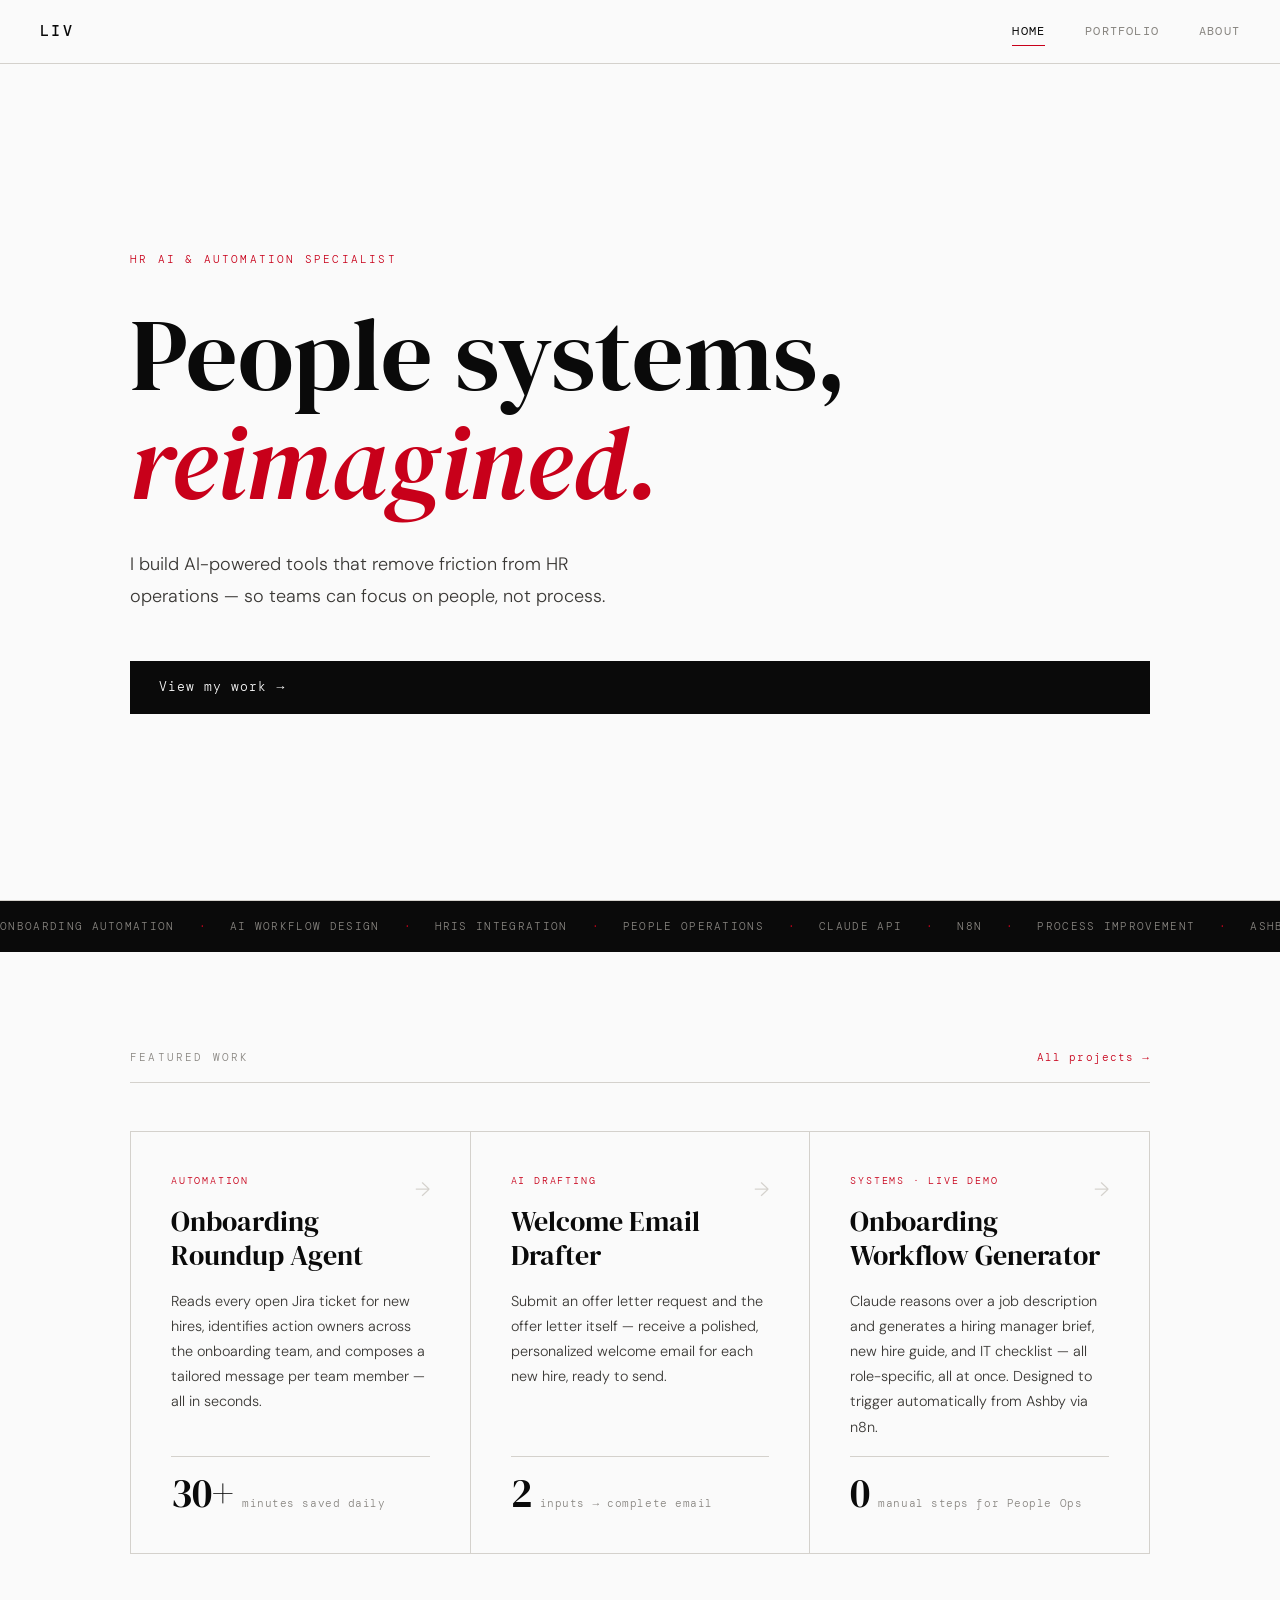
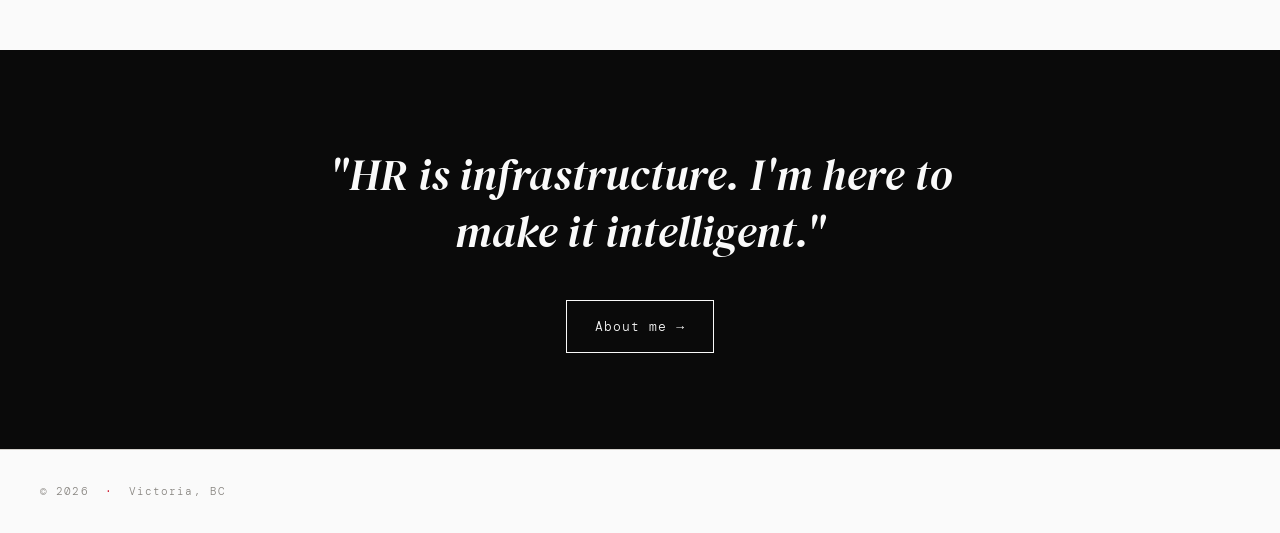
<file: index.html>
<!DOCTYPE html>
<html lang="en">
<head>
  <meta charset="UTF-8" />
  <meta name="viewport" content="width=device-width, initial-scale=1.0" />
  <title>Liv — HR AI & Automation</title>
  <link rel="preconnect" href="https://fonts.googleapis.com" />
  <link rel="preconnect" href="https://fonts.gstatic.com" crossorigin />
  <link href="https://fonts.googleapis.com/css2?family=DM+Serif+Display:ital@0;1&family=DM+Mono:wght@400;500&family=DM+Sans:ital,wght@0,300;0,400;0,500;1,300&display=swap" rel="stylesheet" />
  <link rel="stylesheet" href="style.css" />
</head>
<body>

  <!-- NAV -->
  <nav class="nav">
    <a href="index.html" class="nav-logo">LIV</a>
    <div class="nav-links">
      <a href="index.html" class="nav-link active">Home</a>
      <a href="portfolio.html" class="nav-link">Portfolio</a>
      <a href="about.html" class="nav-link">About</a>
    </div>
  </nav>

  <!-- HERO -->
  <section class="hero">
    <div class="hero-label">HR AI & Automation Specialist</div>
    <h1 class="hero-heading">
      People systems,<br />
      <em>reimagined.</em>
    </h1>
    <p class="hero-sub">
      I build AI-powered tools that remove friction from HR operations —
      so teams can focus on people, not process.
    </p>
    <a href="portfolio.html" class="btn-primary">View my work →</a>
  </section>

  <!-- MARQUEE STRIP -->
  <div class="strip">
    <div class="strip-inner">
      <span>Onboarding Automation</span>
      <span class="dot">·</span>
      <span>AI Workflow Design</span>
      <span class="dot">·</span>
      <span>HRIS Integration</span>
      <span class="dot">·</span>
      <span>People Operations</span>
      <span class="dot">·</span>
      <span>Claude API</span>
      <span class="dot">·</span>
      <span>n8n</span>
      <span class="dot">·</span>
      <span>Process Improvement</span>
      <span class="dot">·</span>
      <span>Ashby · Rippling · Jira</span>
      <span class="dot">·</span>
      <span>Onboarding Automation</span>
      <span class="dot">·</span>
      <span>AI Workflow Design</span>
      <span class="dot">·</span>
      <span>HRIS Integration</span>
      <span class="dot">·</span>
      <span>People Operations</span>
      <span class="dot">·</span>
      <span>Claude API</span>
      <span class="dot">·</span>
      <span>n8n</span>
      <span class="dot">·</span>
      <span>Process Improvement</span>
      <span class="dot">·</span>
      <span>Ashby · Rippling · Jira</span>
      <span class="dot">·</span>
    </div>
  </div>

  <!-- FEATURED TOOLS -->
  <section class="section">
    <div class="section-header">
      <span class="section-label">Featured Work</span>
      <a href="portfolio.html" class="section-link">All projects →</a>
    </div>

    <div class="card-grid">

      <a href="portfolio.html#onboarding-roundup" class="card">
        <div class="card-tag">Automation</div>
        <h2 class="card-title">Onboarding Roundup Agent</h2>
        <p class="card-desc">
          Reads every open Jira ticket for new hires, identifies action owners across the onboarding team,
          and composes a tailored message per team member — all in seconds.
        </p>
        <div class="card-stat">
          <span class="stat-num">30+</span>
          <span class="stat-label">minutes saved daily</span>
        </div>
        <div class="card-arrow">→</div>
      </a>

      <a href="portfolio.html#welcome-email" class="card">
        <div class="card-tag">AI Drafting</div>
        <h2 class="card-title">Welcome Email Drafter</h2>
        <p class="card-desc">
          Submit an offer letter request and the offer letter itself — receive a polished,
          personalized welcome email for each new hire, ready to send.
        </p>
        <div class="card-stat">
          <span class="stat-num">2</span>
          <span class="stat-label">inputs → complete email</span>
        </div>
        <div class="card-arrow">→</div>
      </a>

      <a href="onboarding-generator.html" class="card">
        <div class="card-tag">Systems · Live Demo</div>
        <h2 class="card-title">Onboarding Workflow Generator</h2>
        <p class="card-desc">
          Claude reasons over a job description and generates a hiring manager brief,
          new hire guide, and IT checklist — all role-specific, all at once.
          Designed to trigger automatically from Ashby via n8n.
        </p>
        <div class="card-stat">
          <span class="stat-num">0</span>
          <span class="stat-label">manual steps for People Ops</span>
        </div>
        <div class="card-arrow">→</div>
      </a>

    </div>
  </section>

  <!-- ABOUT STRIP -->
  <section class="about-strip">
    <div class="about-strip-text">
      <p class="about-strip-quote">
        "HR is infrastructure. I'm here to make it intelligent."
      </p>
      <a href="about.html" class="btn-outline">About me →</a>
    </div>
  </section>

  <footer class="footer">
    <span>© 2026</span>
    <span class="footer-dot">·</span>
    <span>Victoria, BC</span>
  </footer>

</body>
</html>
</file>
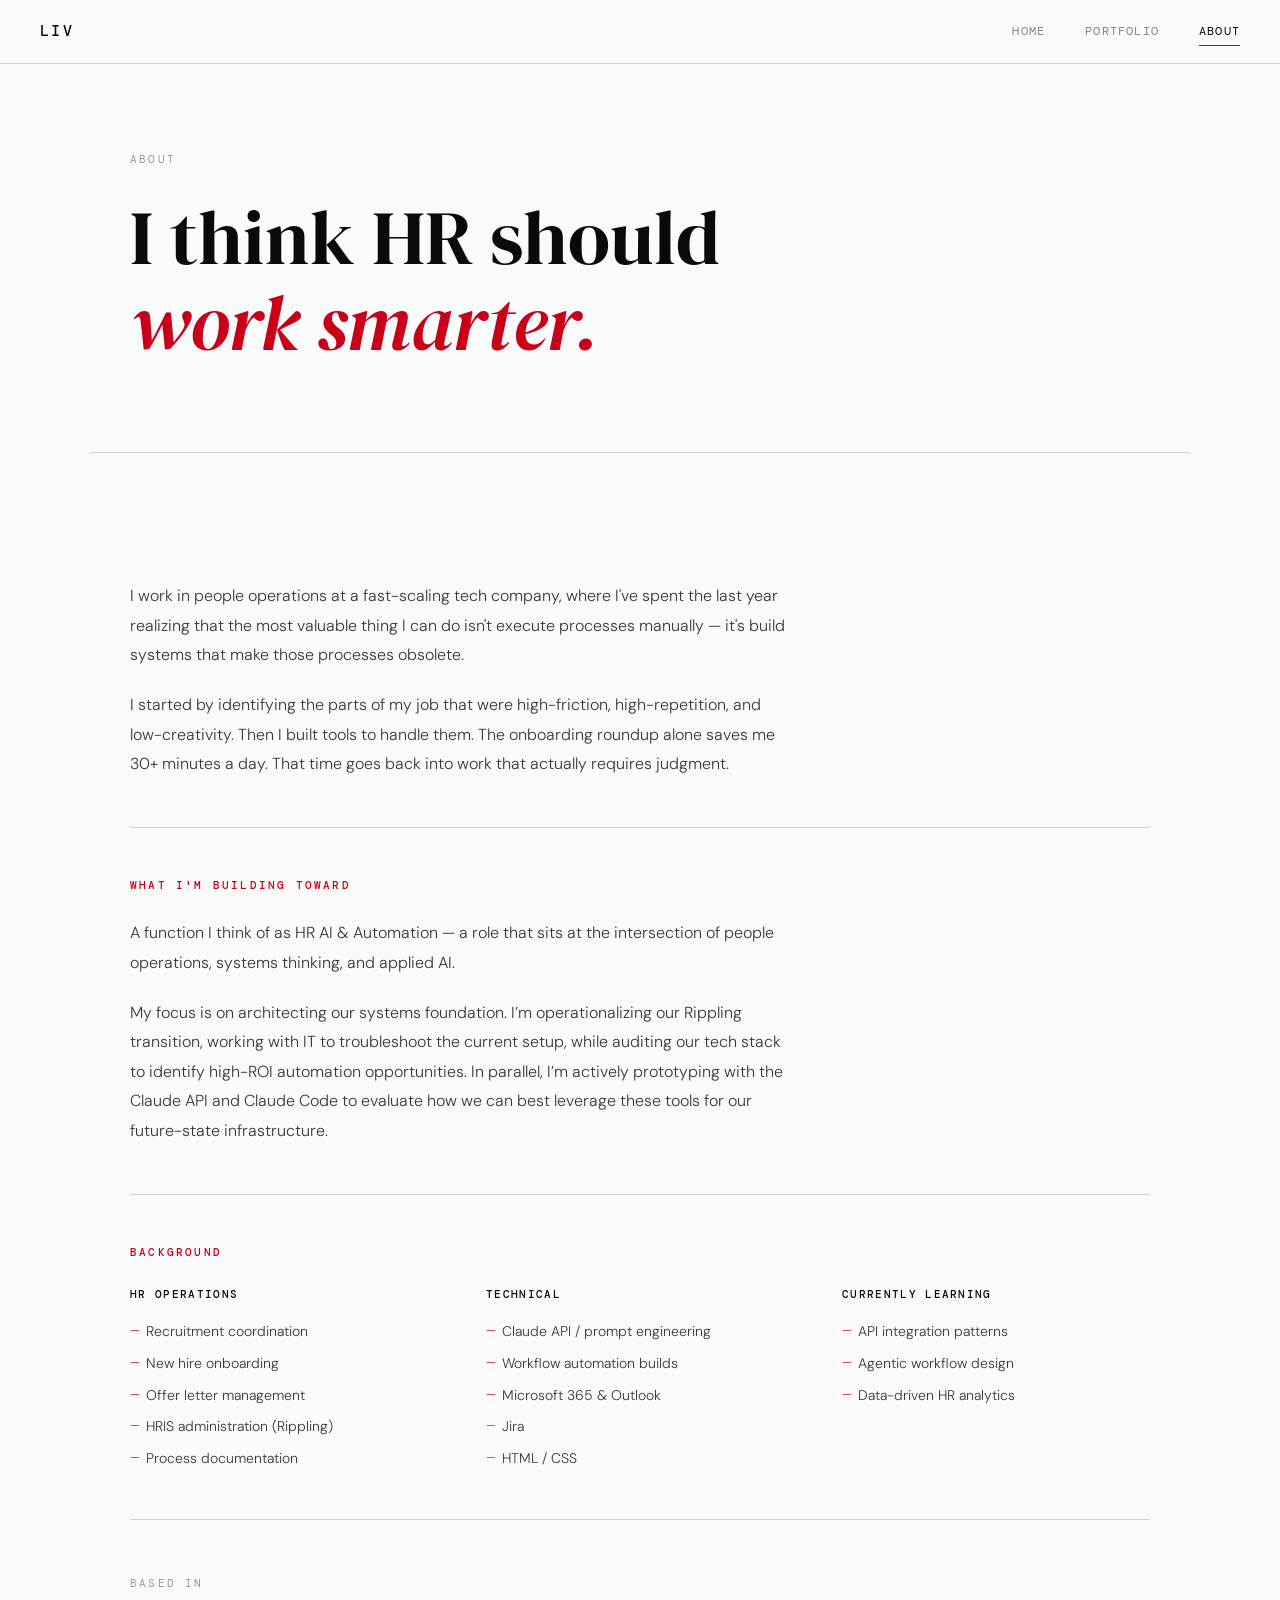
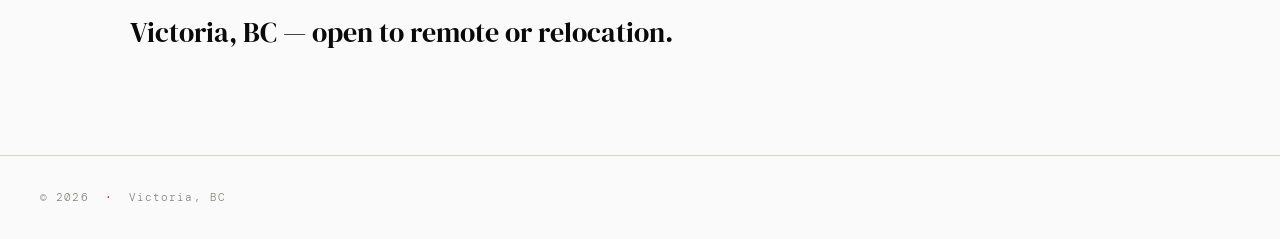
<file: about.html>
<!DOCTYPE html>
<html lang="en">
<head>
  <meta charset="UTF-8" />
  <meta name="viewport" content="width=device-width, initial-scale=1.0" />
  <title>About — Liv</title> 
  <link rel="preconnect" href="https://fonts.googleapis.com" />
  <link rel="preconnect" href="https://fonts.gstatic.com" crossorigin />
  <link href="https://fonts.googleapis.com/css2?family=DM+Serif+Display:ital@0;1&family=DM+Mono:wght@400;500&family=DM+Sans:ital,wght@0,300;0,400;0,500;1,300&display=swap" rel="stylesheet" />
  <link rel="stylesheet" href="style.css" />
</head>
<body>
  <nav class="nav">
    <a href="index.html" class="nav-logo">LIV</a>
    <div class="nav-links">
      <a href="index.html" class="nav-link">Home</a>
      <a href="portfolio.html" class="nav-link">Portfolio</a>
      <a href="about.html" class="nav-link active">About</a>
    </div>
  </nav>
  <section class="page-hero">
    <span class="section-label">About</span>
    <h1 class="page-heading">I think HR should<br /><em>work smarter.</em></h1>
  </section>
  <section class="about-content">
    <div class="about-block">
      <p class="about-text">
        I work in people operations at a fast-scaling tech company, where I've spent the last year
        realizing that the most valuable thing I can do isn't execute processes manually —
        it's build systems that make those processes obsolete.
      </p>
      <p class="about-text">
        I started by identifying the parts of my job that were high-friction, high-repetition,
        and low-creativity. Then I built tools to handle them. The onboarding roundup alone
        saves me 30+ minutes a day. That time goes back into work that actually requires judgment.
      </p>
    </div>
    <div class="about-divider"></div>
    <div class="about-block">
      <h2 class="about-section-title">What I'm building toward</h2>
      <p class="about-text">
        A function I think of as HR AI & Automation — a role that sits at the intersection of
        people operations, systems thinking, and applied AI.
      </p>
      <p class="about-text">
        My focus is on architecting our systems foundation. I’m operationalizing our Rippling transition, working with IT to troubleshoot the current setup, while auditing our tech stack to identify high-ROI automation opportunities. In parallel, I’m actively prototyping with the Claude API and Claude Code to evaluate how we can best leverage these tools for our future-state infrastructure.    
    </div>
    <div class="about-divider"></div>
    <div class="about-block">
      <h2 class="about-section-title">Background</h2>
      <div class="about-skills">
        <div class="skill-col">
          <h3 class="skill-heading">HR Operations</h3>
          <ul class="skill-list">
            <li>Recruitment coordination</li>
            <li>New hire onboarding</li>
            <li>Offer letter management</li>
            <li>HRIS administration (Rippling)</li>
            <li>Process documentation</li>
          </ul>
        </div>
        <div class="skill-col">
          <h3 class="skill-heading">Technical</h3>
          <ul class="skill-list">
            <li>Claude API / prompt engineering</li>
            <li>Workflow automation builds</li>
            <li>Microsoft 365 & Outlook</li>
            <li>Jira</li>
            <li>HTML / CSS</li>
          </ul>
        </div>
        <div class="skill-col">
          <h3 class="skill-heading">Currently learning</h3>
          <ul class="skill-list">
            <li>API integration patterns</li>
            <li>Agentic workflow design</li>
            <li>Data-driven HR analytics</li>
          </ul>
        </div>
      </div>
    </div>
    <div class="about-divider"></div>
    <div class="about-block about-location">
      <span class="section-label">Based in</span>
      <p class="about-text location-text">Victoria, BC — open to remote or relocation.</p>
    </div>
  </section>
  <footer class="footer">
    <span>© 2026</span>
    <span class="footer-dot">·</span>
    <span>Victoria, BC</span>
  </footer>
</body>
</html>
</file>
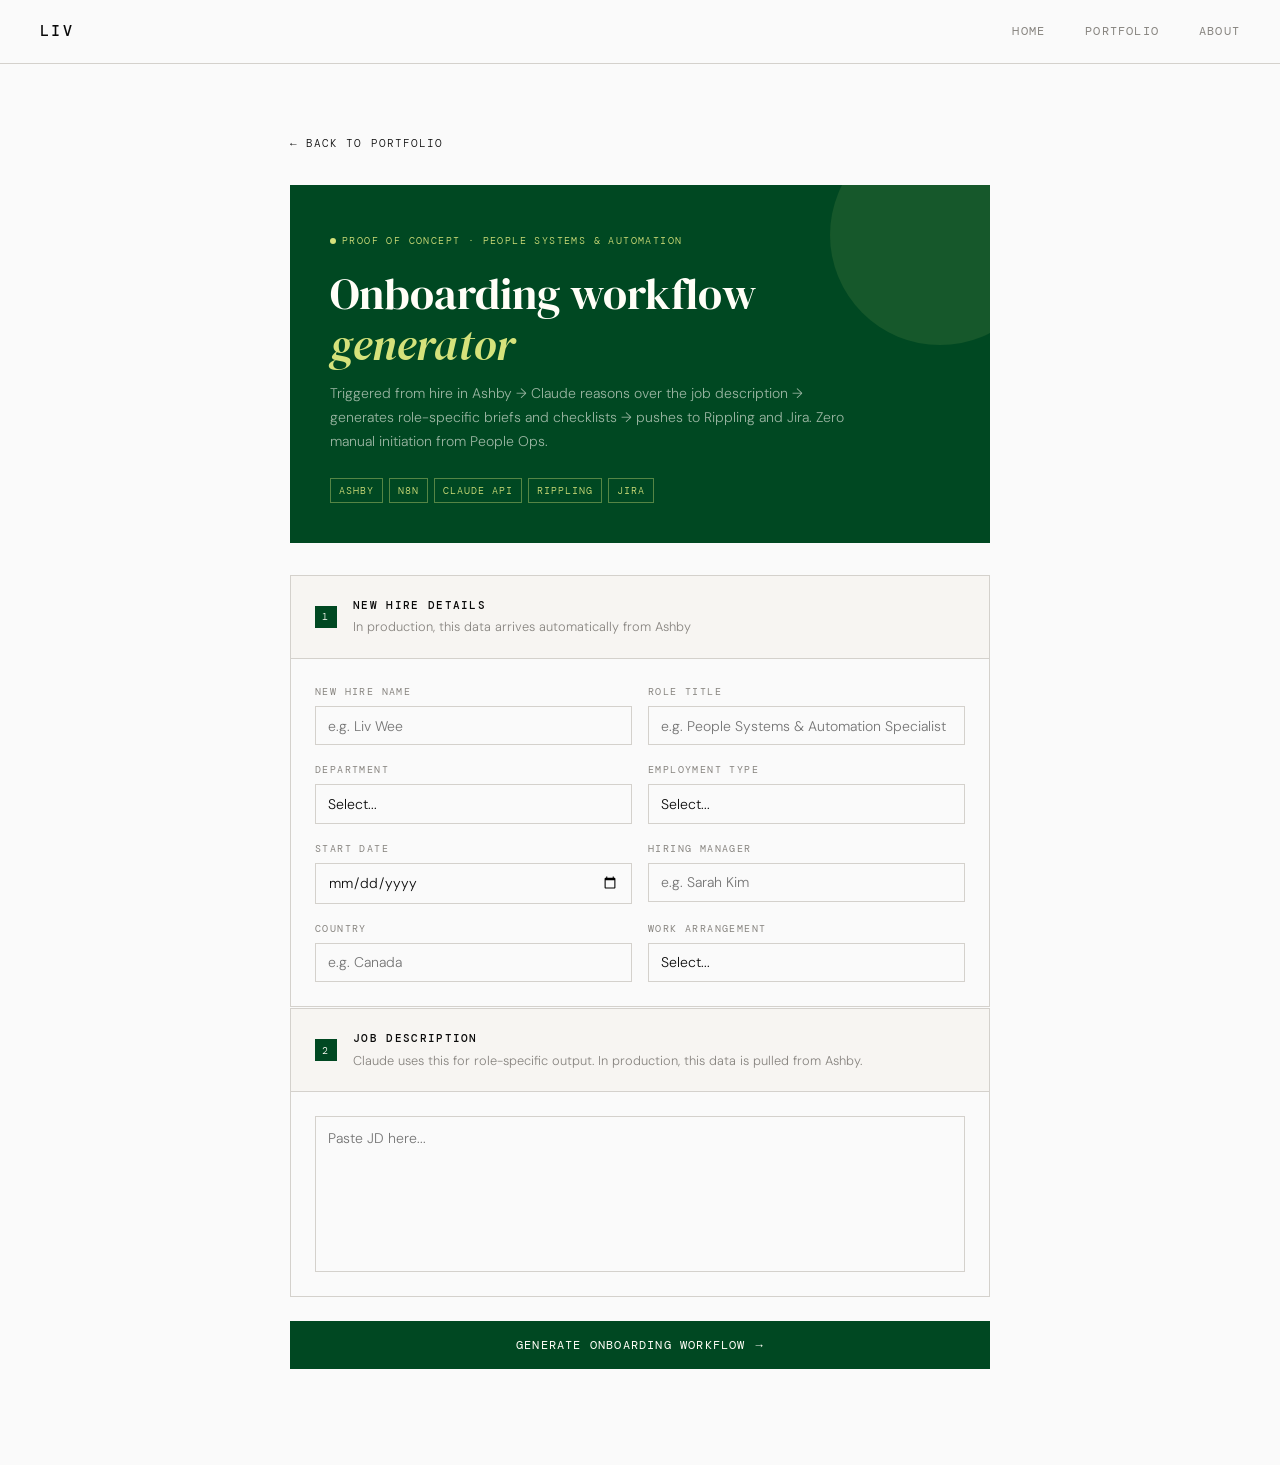
<file: onboarding-generator.html>
<!DOCTYPE html>
<html lang="en">
<head>
  <meta charset="UTF-8" />
  <meta name="viewport" content="width=device-width, initial-scale=1.0" />
  <title>Onboarding Workflow Generator — Liv</title>
  <link rel="preconnect" href="https://fonts.googleapis.com" />
  <link rel="preconnect" href="https://fonts.gstatic.com" crossorigin />
  <link href="https://fonts.googleapis.com/css2?family=DM+Serif+Display:ital@0;1&family=DM+Mono:wght@400;500&family=DM+Sans:ital,wght@0,300;0,400;0,500;1,300&display=swap" rel="stylesheet" />
  <link rel="stylesheet" href="style.css" />
  <style>
    :root {
      --green-dark: #004822;
      --green-mid: #1a5c35;
      --green-muted: #6b8f76;
      --lime: #D5E27B;
      --cream: #FFFEF7;
      --green-border: #c8dece;
      --green-bg: #f2f7f4;
    }

    .tool-wrap {
      max-width: 780px;
      margin: 0 auto;
      padding: calc(var(--nav-height) + 4rem) 2.5rem 6rem;
    }

    /* Hero */
    .tool-hero {
      background: var(--green-dark);
      padding: 2.5rem;
      margin-bottom: 2rem;
      position: relative;
      overflow: hidden;
    }

    .tool-hero::before {
      content: '';
      position: absolute;
      top: -60px;
      right: -60px;
      width: 220px;
      height: 220px;
      border-radius: 50%;
      background: var(--lime);
      opacity: 0.1;
    }

    .tool-hero-tag {
      display: inline-flex;
      align-items: center;
      gap: 6px;
      font-family: var(--font-mono);
      font-size: 10px;
      letter-spacing: 0.14em;
      text-transform: uppercase;
      color: var(--lime);
      margin-bottom: 1.25rem;
    }

    .tool-hero-dot {
      width: 6px;
      height: 6px;
      border-radius: 50%;
      background: var(--lime);
      animation: pulse 2s ease-in-out infinite;
    }

    @keyframes pulse {
      0%, 100% { opacity: 1; }
      50% { opacity: 0.3; }
    }

    .tool-hero h1 {
      font-family: var(--font-serif);
      font-size: clamp(1.75rem, 4vw, 2.75rem);
      font-weight: 400;
      color: var(--cream);
      line-height: 1.15;
      margin-bottom: 0.75rem;
      position: relative;
      z-index: 1;
    }

    .tool-hero h1 em {
      font-style: italic;
      color: var(--lime);
    }

    .tool-hero p {
      font-size: 0.875rem;
      color: rgba(255,254,247,0.6);
      line-height: 1.7;
      max-width: 52ch;
      position: relative;
      z-index: 1;
      font-weight: 300;
    }

    .stack-row {
      display: flex;
      flex-wrap: wrap;
      gap: 6px;
      margin-top: 1.5rem;
      position: relative;
      z-index: 1;
    }

    .stack-pill {
      font-family: var(--font-mono);
      font-size: 10px;
      letter-spacing: 0.1em;
      text-transform: uppercase;
      padding: 3px 8px;
      border: 1px solid rgba(255,254,247,0.15);
      color: rgba(255,254,247,0.4);
    }

    .stack-pill.active {
      border-color: rgba(213,226,123,0.4);
      color: var(--lime);
    }

    /* Form sections */
    .form-section {
      border: 1px solid var(--gray-300);
      margin-bottom: 1px;
    }

    .form-section-header {
      display: flex;
      align-items: center;
      gap: 1rem;
      padding: 1.25rem 1.5rem;
      background: var(--off-white);
      border-bottom: 1px solid var(--gray-300);
    }

    .form-step {
      font-family: var(--font-mono);
      font-size: 10px;
      letter-spacing: 0.14em;
      color: var(--cream);
      background: var(--green-dark);
      width: 22px;
      height: 22px;
      display: flex;
      align-items: center;
      justify-content: center;
      flex-shrink: 0;
    }

    .form-section-header h2 {
      font-family: var(--font-mono);
      font-size: 11px;
      font-weight: 500;
      letter-spacing: 0.12em;
      text-transform: uppercase;
      color: var(--black);
    }

    .form-section-header p {
      font-size: 0.8rem;
      color: var(--gray-500);
      font-weight: 300;
      margin-top: 2px;
    }

    .form-section-body {
      padding: 1.5rem;
    }

    .form-grid {
      display: grid;
      grid-template-columns: 1fr 1fr;
      gap: 1rem;
    }

    .field {
      display: flex;
      flex-direction: column;
      gap: 6px;
    }

    .field.span2 {
      grid-column: 1 / -1;
    }

    .field label {
      font-family: var(--font-mono);
      font-size: 10px;
      letter-spacing: 0.14em;
      text-transform: uppercase;
      color: var(--gray-500);
      font-weight: 400;
    }

    .field input,
    .field select,
    .field textarea {
      font-family: var(--font-sans);
      font-size: 0.875rem;
      font-weight: 300;
      padding: 0.6rem 0.75rem;
      border: 1px solid var(--gray-300);
      background: var(--white);
      color: var(--black);
      outline: none;
      transition: border-color 0.2s;
      -webkit-appearance: none;
    }

    .field input:focus,
    .field select:focus,
    .field textarea:focus {
      border-color: var(--green-dark);
    }

    .field textarea {
      resize: none;
      line-height: 1.6;
    }

    /* Generate button */
    .gen-btn {
      width: 100%;
      padding: 1rem;
      background: var(--green-dark);
      color: var(--cream);
      border: none;
      font-family: var(--font-mono);
      font-size: 12px;
      letter-spacing: 0.1em;
      text-transform: uppercase;
      cursor: pointer;
      margin-top: 1.5rem;
      display: flex;
      align-items: center;
      justify-content: center;
      gap: 10px;
      transition: opacity 0.2s;
    }

    .gen-btn:hover { opacity: 0.85; }
    .gen-btn:disabled { opacity: 0.4; cursor: not-allowed; }

    .btn-arrow { transition: transform 0.2s; }
    .gen-btn:not(:disabled):hover .btn-arrow { transform: translateX(4px); }

    /* Output */
    .output-wrap { display: none; margin-top: 3rem; }
    .output-wrap.show { display: block; }

    .output-header {
      display: flex;
      align-items: baseline;
      justify-content: space-between;
      border-bottom: 1px solid var(--gray-300);
      padding-bottom: 1rem;
      margin-bottom: 1.5rem;
    }

    .output-title {
      font-family: var(--font-serif);
      font-size: clamp(1.25rem, 3vw, 1.75rem);
      font-weight: 400;
      color: var(--black);
    }

    .output-badge {
      font-family: var(--font-mono);
      font-size: 10px;
      letter-spacing: 0.1em;
      text-transform: uppercase;
      color: var(--green-dark);
      border: 1px solid var(--green-dark);
      padding: 3px 8px;
    }

    /* Tabs */
    .tabs {
      display: flex;
      gap: 0;
      border-bottom: 1px solid var(--gray-300);
      margin-bottom: 1.5rem;
    }

    .tab {
      font-family: var(--font-mono);
      font-size: 11px;
      letter-spacing: 0.08em;
      text-transform: uppercase;
      padding: 0.75rem 1.25rem;
      border: none;
      background: none;
      color: var(--gray-500);
      cursor: pointer;
      border-bottom: 2px solid transparent;
      margin-bottom: -1px;
      transition: color 0.15s;
      white-space: nowrap;
    }

    .tab:hover { color: var(--black); }

    .tab.on {
      color: var(--green-dark);
      border-bottom-color: var(--green-dark);
    }

    .pane { display: none; }
    .pane.on { display: flex; flex-direction: column; gap: 1px; }

    /* Result sections */
    .result-section {
      border: 1px solid var(--gray-300);
    }

    .result-head {
      display: flex;
      align-items: center;
      gap: 10px;
      padding: 0.875rem 1.25rem;
      background: var(--off-white);
      border-bottom: 1px solid var(--gray-300);
    }

    .result-dot {
      width: 7px;
      height: 7px;
      border-radius: 50%;
      background: var(--lime);
      border: 1.5px solid var(--green-dark);
      flex-shrink: 0;
    }

    .result-head span {
      font-family: var(--font-mono);
      font-size: 10px;
      letter-spacing: 0.12em;
      text-transform: uppercase;
      color: var(--green-dark);
    }

    .result-body { padding: 0.75rem 1.25rem; }

    .task-item {
      display: flex;
      align-items: flex-start;
      gap: 0.75rem;
      padding: 0.6rem 0;
      border-bottom: 1px solid var(--gray-300);
      font-size: 0.875rem;
      font-weight: 300;
      color: var(--gray-700);
      line-height: 1.6;
    }

    .task-item:last-child { border-bottom: none; }

    .task-box {
      width: 14px;
      height: 14px;
      border: 1px solid var(--gray-300);
      flex-shrink: 0;
      margin-top: 3px;
    }

    .task-owner {
      margin-left: auto;
      font-family: var(--font-mono);
      font-size: 9px;
      letter-spacing: 0.08em;
      text-transform: uppercase;
      color: var(--gray-500);
      background: var(--off-white);
      border: 1px solid var(--gray-300);
      padding: 2px 6px;
      white-space: nowrap;
      flex-shrink: 0;
    }

    .day-label {
      font-family: var(--font-mono);
      font-size: 10px;
      letter-spacing: 0.14em;
      text-transform: uppercase;
      color: var(--gray-500);
      padding: 1rem 0 0.25rem;
    }

    /* Loading */
    .loading {
      display: flex;
      align-items: center;
      gap: 1rem;
      padding: 2rem 1.25rem;
      font-family: var(--font-mono);
      font-size: 11px;
      letter-spacing: 0.08em;
      text-transform: uppercase;
      color: var(--gray-500);
    }

    .spinner {
      width: 18px;
      height: 18px;
      border: 1.5px solid var(--gray-300);
      border-top-color: var(--green-dark);
      border-radius: 50%;
      animation: spin 0.7s linear infinite;
      flex-shrink: 0;
    }

    @keyframes spin { to { transform: rotate(360deg); } }

    .err {
      padding: 1rem 1.25rem;
      background: #fef2f2;
      border-left: 3px solid var(--red);
      font-size: 0.875rem;
      color: #b91c1c;
      font-weight: 300;
    }

    /* Back link */
    .back-link {
      display: inline-flex;
      align-items: center;
      gap: 6px;
      font-family: var(--font-mono);
      font-size: 11px;
      letter-spacing: 0.1em;
      text-transform: uppercase;
      color: var(--gray-500);
      margin-bottom: 2rem;
      transition: color 0.2s;
    }

    .back-link:hover { color: var(--black); }

    @media (max-width: 640px) {
      .form-grid { grid-template-columns: 1fr; }
      .tabs { overflow-x: auto; }
      .tab { padding: 0.75rem 0.875rem; }
    }
  </style>
</head>
<body>

  <nav class="nav">
    <a href="index.html" class="nav-logo">LIV</a>
    <div class="nav-links">
      <a href="index.html" class="nav-link">Home</a>
      <a href="portfolio.html" class="nav-link">Portfolio</a>
      <a href="about.html" class="nav-link">About</a>
    </div>
  </nav>

  <div class="tool-wrap">
    <a href="portfolio.html" class="back-link">← Back to portfolio</a>

    <div class="tool-hero">
      <div class="tool-hero-tag">
        <span class="tool-hero-dot"></span>
        Proof of concept · People Systems & Automation
      </div>
      <h1>Onboarding workflow<br /><em>generator</em></h1>
      <p>Triggered from hire in Ashby → Claude reasons over the job description → generates role-specific briefs and checklists → pushes to Rippling and Jira. Zero manual initiation from People Ops.</p>
      <div class="stack-row">
        <span class="stack-pill active">Ashby</span>
        <span class="stack-pill active">n8n</span>
        <span class="stack-pill active">Claude API</span>
        <span class="stack-pill active">Rippling</span>
        <span class="stack-pill active">Jira</span>
      </div>
    </div>

    <div class="form-section">
      <div class="form-section-header">
        <div class="form-step">1</div>
        <div><h2>New hire details</h2><p>In production, this data arrives automatically from Ashby</p></div>
      </div>
      <div class="form-section-body">
        <div class="form-grid">
          <div class="field"><label>New hire name</label><input type="text" id="f-name" placeholder="e.g. Liv Wee" /></div>
          <div class="field"><label>Role title</label><input type="text" id="f-role" placeholder="e.g. People Systems & Automation Specialist" /></div>
          <div class="field"><label>Department</label>
            <select id="f-dept">
              <option value="">Select...</option>
              <option>Engineering</option><option>Product</option><option>Design</option>
              <option>Sales</option><option>People & HR</option>
            </select>
          </div>
          <div class="field"><label>Employment type</label>
            <select id="f-emp">
              <option value="">Select...</option>
              <option>Full-time employee</option><option>Contractor</option>
            </select>
          </div>
          <div class="field"><label>Start date</label><input type="date" id="f-start" /></div>
          <div class="field"><label>Hiring manager</label><input type="text" id="f-mgr" placeholder="e.g. Sarah Kim" /></div>
          <div class="field"><label>Country</label><input type="text" id="f-country" placeholder="e.g. Canada" /></div>
          <div class="field"><label>Work arrangement</label>
            <select id="f-work">
              <option value="">Select...</option>
              <option>Hybrid</option><option>Remote</option>
            </select>
          </div>
        </div>
      </div>
    </div>

    <div class="form-section">
      <div class="form-section-header">
        <div class="form-step">2</div>
        <div><h2>Job description</h2><p>Claude uses this for role-specific output. In production, this data is pulled from Ashby.</p></div>
      </div>
      <div class="form-section-body">
        <div class="field span2"><textarea id="f-jd" rows="6" placeholder="Paste JD here..."></textarea></div>
      </div>
    </div>

    <button class="gen-btn" id="genBtn" onclick="generate()">Generate onboarding workflow <span class="btn-arrow">→</span></button>

    <div class="output-wrap" id="out">
      <div class="output-header">
        <h2 class="output-title" id="out-title">Onboarding plan</h2>
        <span class="output-badge">Claude · AI generated</span>
      </div>
      <div class="tabs">
        <button class="tab on" onclick="setTab('hm', this)">Hiring manager brief</button>
        <button class="tab" onclick="setTab('nh', this)">New hire guide</button>
        <button class="tab" onclick="setTab('it', this)">IT & finance checklist</button>
      </div>
      <div class="pane on" id="pane-hm"></div>
      <div class="pane" id="pane-nh"></div>
      <div class="pane" id="pane-it"></div>
    </div>
  </div>

  <script>
    const CONFIG = {
      systemPrompt: 'You are a People Ops specialist. Respond ONLY with valid JSON. Structure: {"sections":[{"title":"string","day_label":"optional string","tasks":[{"task":"string","owner":"optional string"}]}]}. Keep task descriptions concise (under 15 words). Owners: People Ops, IT, Finance, Hiring manager, New hire, Recruiter.',
      tasks: [
        { id: 'hm', label: 'Hiring manager brief', instructions: 'Generate a hiring manager onboarding brief. Include pre-start prep, day 1, week 1, and 30/60/90 day milestones.' },
        { id: 'nh', label: 'New hire guide', instructions: 'Generate a warm, practical new hire guide. Include before you start, first day, week 1 priorities, and key tools.' },
        { id: 'it', label: 'IT & finance checklist', instructions: 'Generate a detailed IT and Finance onboarding checklist. Include provisioning, system access, payroll, and equipment.' }
      ]
    };

    function setTab(id, btn) {
      document.querySelectorAll('.tab').forEach(t => t.classList.toggle('on', t === btn));
      document.querySelectorAll('.pane').forEach(p => p.classList.toggle('on', p.id === 'pane-' + id));
    }

    async function callClaude(config, ctx, paneId) {
      const pane = document.getElementById('pane-' + paneId);
      pane.innerHTML = '<div class="loading"><div class="spinner"></div><span>Generating...</span></div>';
      
      try {
        const res = await fetch('/api/claude', {
          method: 'POST',
          headers: { 'Content-Type': 'application/json' },
          body: JSON.stringify({
            model: 'claude-haiku-4-5-20251001',
            max_tokens: 4096,
            system: CONFIG.systemPrompt + " " + config.instructions,
            messages: [{ role: 'user', content: ctx }]
          })
        });
        const data = await res.json();
        const jsonText = data.content?.[0]?.text?.replace(/```json|```/g, '').trim();
        renderResult(paneId, JSON.parse(jsonText));
      } catch (e) {
        pane.innerHTML = '<div class="err">Failed to generate. Please try again.</div>';
      }
    }

    function renderResult(paneId, data) {
      const pane = document.getElementById('pane-' + paneId);
      pane.innerHTML = (data.sections || []).map(s => `
        ${s.day_label ? `<div class="day-label">${s.day_label}</div>` : ''}
        <div class="result-section">
          <div class="result-head"><div class="result-dot"></div><span>${s.title}</span></div>
          <div class="result-body">
            ${s.tasks.map(t => `<div class="task-item"><div class="task-box"></div><span>${t.task}</span>${t.owner ? `<span class="task-owner">${t.owner}</span>` : ''}</div>`).join('')}
          </div>
        </div>
      `).join('');
    }

    async function generate() {
      const btn = document.getElementById('genBtn');
      btn.disabled = true;
      btn.innerHTML = 'Generating...';

      const formData = {
        name: document.getElementById('f-name').value || 'New hire',
        role: document.getElementById('f-role').value || 'team member',
        dept: document.getElementById('f-dept').value || 'department',
        emp: document.getElementById('f-emp').value || 'full-time',
        start: document.getElementById('f-start').value || 'upcoming',
        mgr: document.getElementById('f-mgr').value || 'manager',
        country: document.getElementById('f-country').value || 'Canada',
        work: document.getElementById('f-work').value || 'hybrid',
        jd: document.getElementById('f-jd').value || ''
      };

      const ctx = Object.entries(formData).map(([k, v]) => `${k}: ${v}`).join(' | ');
      document.getElementById('out').classList.add('show');
      document.getElementById('out-title').textContent = formData.name !== 'New hire' ? `${formData.name} · ${formData.role}` : 'Onboarding plan';
      
      await Promise.all(CONFIG.tasks.map(t => callClaude(t, ctx, t.id)));

      btn.disabled = false;
      btn.innerHTML = 'Regenerate workflow →';
    }
  </script>
</body>
</html>
</file>
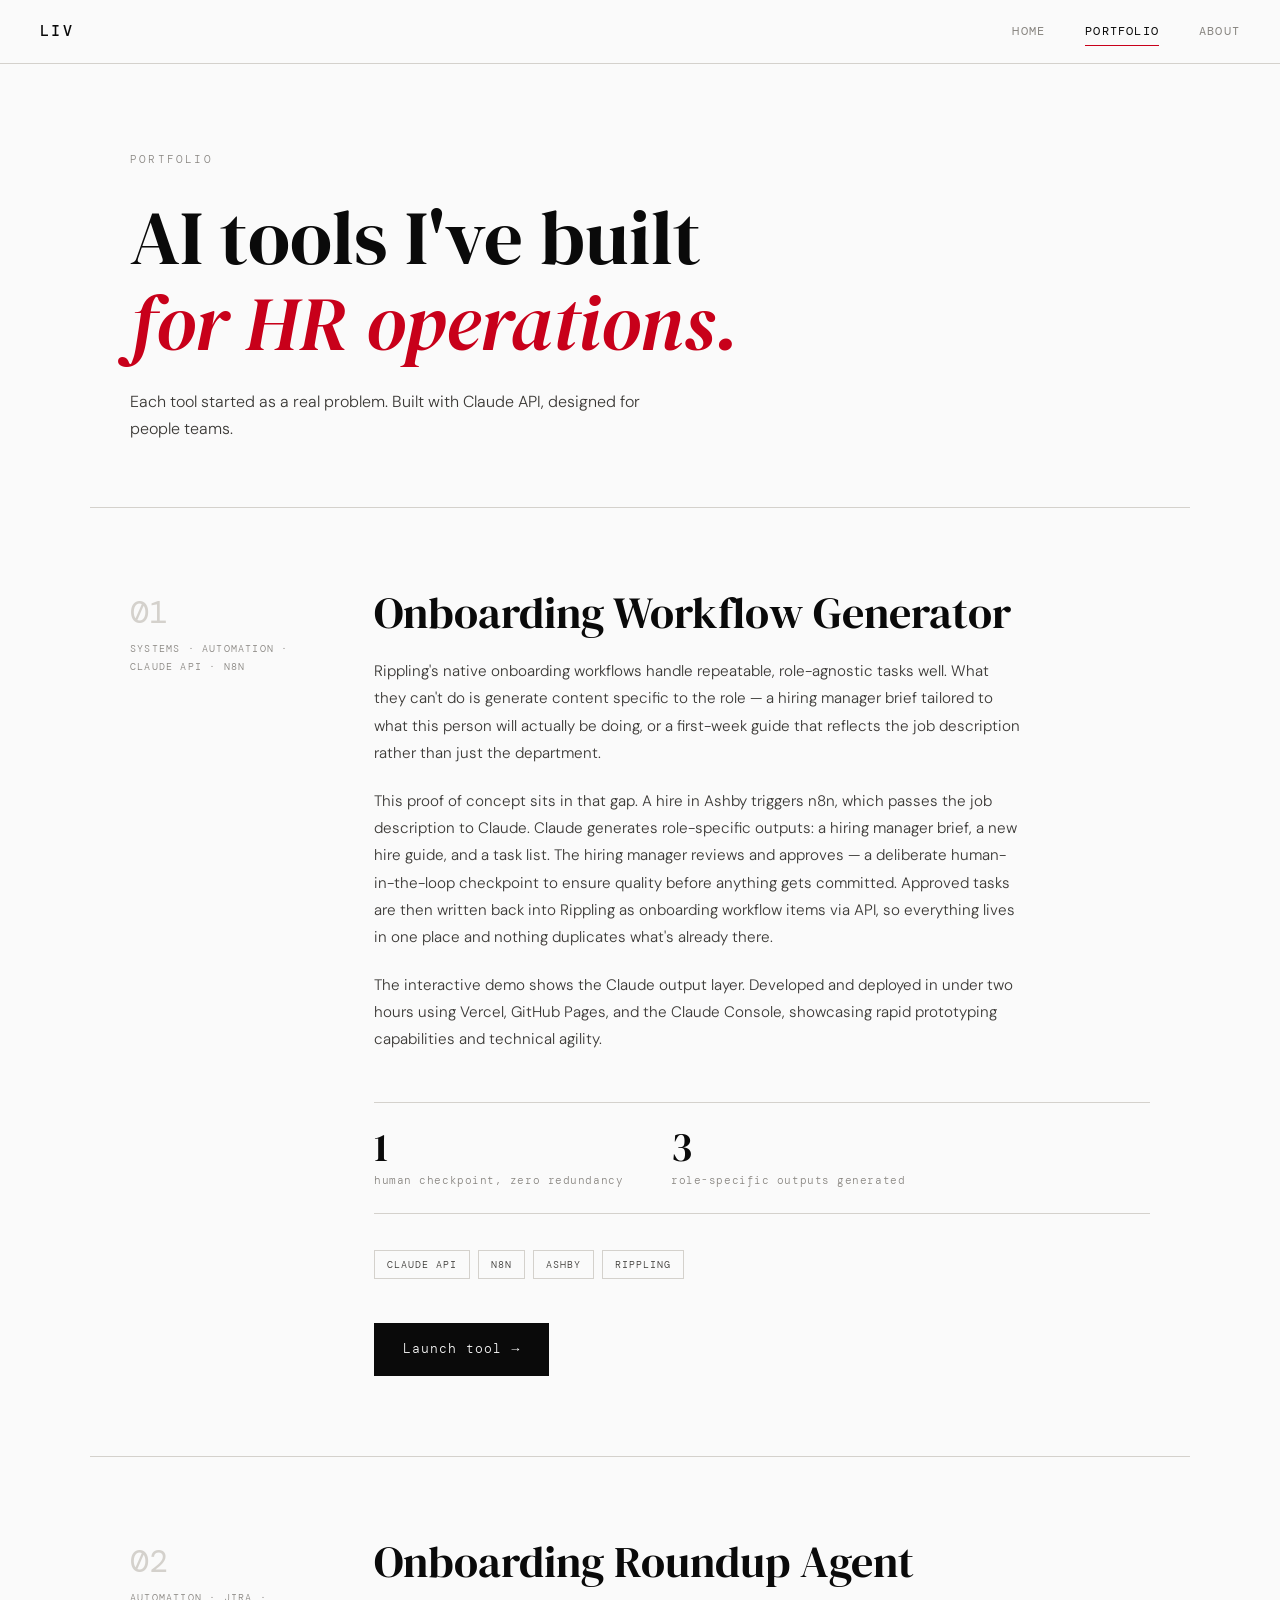
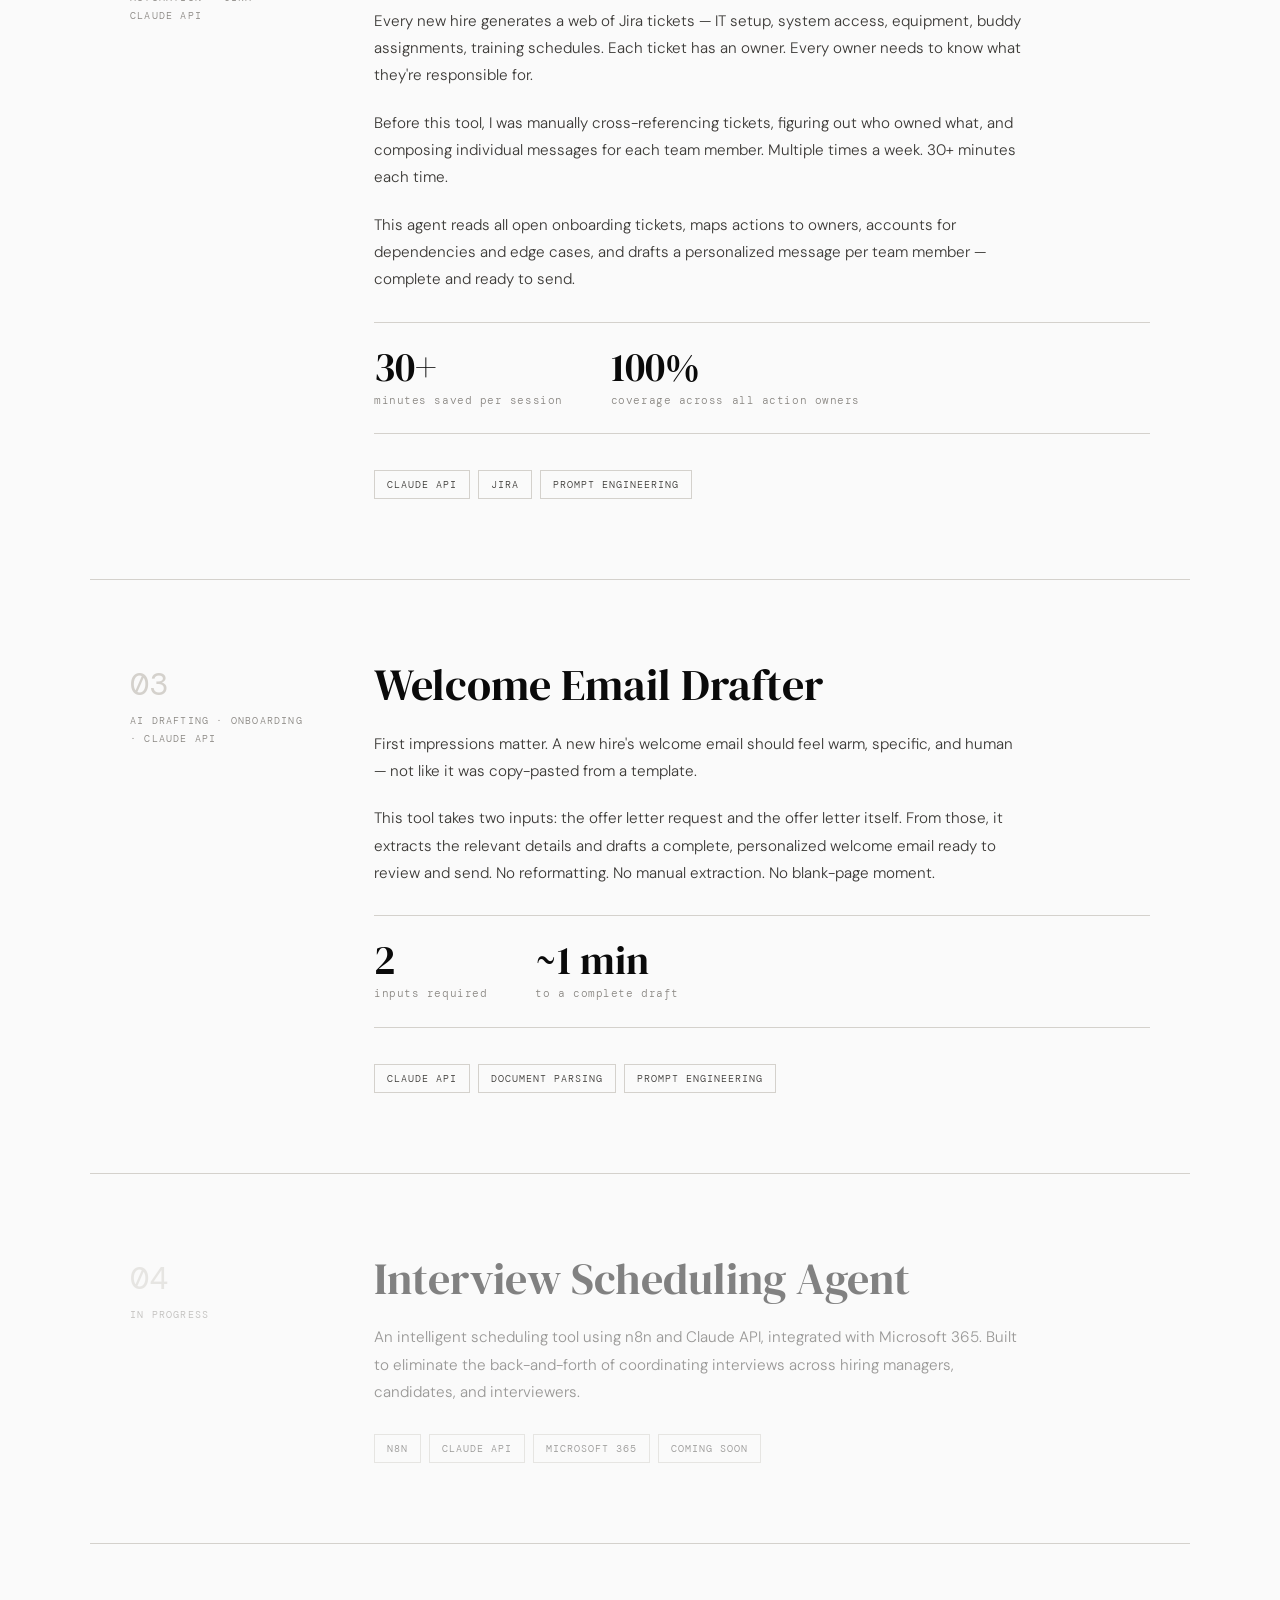
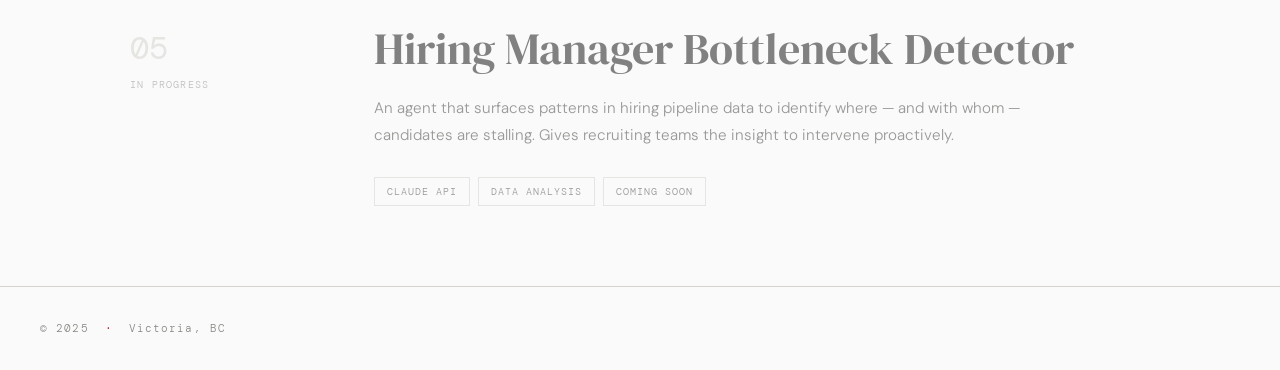
<file: portfolio.html>
<!DOCTYPE html>
<html lang="en">
<head>
  <meta charset="UTF-8" />
  <meta name="viewport" content="width=device-width, initial-scale=1.0" />
  <title>Portfolio — Liv</title>
  <link rel="preconnect" href="https://fonts.googleapis.com" />
  <link rel="preconnect" href="https://fonts.gstatic.com" crossorigin />
  <link href="https://fonts.googleapis.com/css2?family=DM+Serif+Display:ital@0;1&family=DM+Mono:wght@400;500&family=DM+Sans:ital,wght@0,300;0,400;0,500;1,300&display=swap" rel="stylesheet" />
  <link rel="stylesheet" href="style.css" />
</head>
<body>

  <nav class="nav">
    <a href="index.html" class="nav-logo">LIV</a>
    <div class="nav-links">
      <a href="index.html" class="nav-link">Home</a>
      <a href="portfolio.html" class="nav-link active">Portfolio</a>
      <a href="about.html" class="nav-link">About</a>
    </div>
  </nav>

  <section class="page-hero">
    <span class="section-label">Portfolio</span>
    <h1 class="page-heading">AI tools I've built<br /><em>for HR operations.</em></h1>
    <p class="page-sub">Each tool started as a real problem. Built with Claude API, designed for people teams.</p>
  </section>

  <!-- PROJECT 1 — ONBOARDING WORKFLOW GENERATOR -->
  <section class="project" id="onboarding-roundup">
    <div class="project-meta">
      <span class="project-num">01</span>
         <span class="project-tag">Systems · Automation · Claude API · n8n</span>
    </div>
    <div class="project-body">
      <h2 class="project-title">Onboarding Workflow Generator</h2>
      <p class="project-desc">
        Rippling's native onboarding workflows handle repeatable, role-agnostic tasks well.
        What they can't do is generate content specific to the role — a hiring manager brief
        tailored to what this person will actually be doing, or a first-week guide that reflects
        the job description rather than just the department.
      </p>
      <p class="project-desc">
        This proof of concept sits in that gap. A hire in Ashby triggers n8n, which passes the
        job description to Claude. Claude generates role-specific outputs: a hiring manager brief,
        a new hire guide, and a task list. The hiring manager reviews and approves — a deliberate
        human-in-the-loop checkpoint to ensure quality before anything gets committed. Approved
        tasks are then written back into Rippling as onboarding workflow items via API, so everything
        lives in one place and nothing duplicates what's already there.
      </p>
      <p class="project-desc">
        The interactive demo shows the Claude output layer. Developed and deployed in under two hours using Vercel, GitHub Pages, and the Claude Console, showcasing rapid prototyping capabilities and technical agility.      
      </p> 
      </p>
      <div class="project-stats">
        <div class="project-stat">
          <span class="stat-num">1</span>
          <span class="stat-label">human checkpoint, zero redundancy</span>
        </div>
        <div class="project-stat">
          <span class="stat-num">3</span>
          <span class="stat-label">role-specific outputs generated</span>
        </div>
      </div>
      <div class="project-tech">
        <span class="tech-pill">Claude API</span>
        <span class="tech-pill">n8n</span>
        <span class="tech-pill">Ashby</span>
        <span class="tech-pill">Rippling</span>
      </div>
      <div style="margin-top: 1.5rem; display: flex; gap: 1rem; flex-wrap: wrap;">
        <a href="onboarding-generator.html" class="btn-primary" target="_blank">Launch tool →</a>
      </div>
    </div>
  </section>

  <div class="divider"></div>

 
  <!-- PROJECT 2 -->
  <section class="project" id="welcome-email">
    <div class="project-meta">
      <span class="project-num">02</span>
           <span class="project-tag">Automation · Jira · Claude API</span>
    </div>
    <div class="project-body">
      <h2 class="project-title">Onboarding Roundup Agent</h2>
      <p class="project-desc">
        Every new hire generates a web of Jira tickets — IT setup, system access, equipment, buddy assignments,
        training schedules. Each ticket has an owner. Every owner needs to know what they're responsible for.
      </p>
      <p class="project-desc">
        Before this tool, I was manually cross-referencing tickets, figuring out who owned what,
        and composing individual messages for each team member. Multiple times a week. 30+ minutes each time.
      </p>
      <p class="project-desc">
        This agent reads all open onboarding tickets, maps actions to owners, accounts for dependencies
        and edge cases, and drafts a personalized message per team member — complete and ready to send.
      </p>
      <div class="project-stats">
        <div class="project-stat">
          <span class="stat-num">30+</span>
          <span class="stat-label">minutes saved per session</span>
        </div>
        <div class="project-stat">
          <span class="stat-num">100%</span>
          <span class="stat-label">coverage across all action owners</span>
        </div>
      </div>
      <div class="project-tech">
        <span class="tech-pill">Claude API</span>
        <span class="tech-pill">Jira</span>
        <span class="tech-pill">Prompt engineering</span>
      </div>
    </div>
  </section>

  <div class="divider"></div>

  <!-- PROJECT 3 -->
  <section class="project" id="onboarding-workflow">
    <div class="project-meta">
      <span class="project-num">03</span>
         <span class="project-tag">AI Drafting · Onboarding · Claude API</span>
    </div>
    <div class="project-body">
      <h2 class="project-title">Welcome Email Drafter</h2>
      <p class="project-desc">
        First impressions matter. A new hire's welcome email should feel warm, specific, and human —
        not like it was copy-pasted from a template.
      </p>
      <p class="project-desc">
        This tool takes two inputs: the offer letter request and the offer letter itself.
        From those, it extracts the relevant details and drafts a complete, personalized welcome
        email ready to review and send. No reformatting. No manual extraction. No blank-page moment.
      </p>
      <div class="project-stats">
        <div class="project-stat">
          <span class="stat-num">2</span>
          <span class="stat-label">inputs required</span>
        </div>
        <div class="project-stat">
          <span class="stat-num">~1 min</span>
          <span class="stat-label">to a complete draft</span>
        </div>
      </div>
      <div class="project-tech">
        <span class="tech-pill">Claude API</span>
        <span class="tech-pill">Document parsing</span>
        <span class="tech-pill">Prompt engineering</span>
      </div>
    </div>
  </section>

  <div class="divider"></div>
   
  <!-- PROJECT 4 -->
  <section class="project coming-soon" id="project-4">
    <div class="project-meta">
      <span class="project-num">04</span>
      <span class="project-tag">In progress</span>
    </div>
    <div class="project-body">
      <h2 class="project-title">Interview Scheduling Agent</h2>
      <p class="project-desc">
        An intelligent scheduling tool using n8n and Claude API, integrated with Microsoft 365.
        Built to eliminate the back-and-forth of coordinating interviews across hiring managers,
        candidates, and interviewers.
      </p>
      <div class="project-tech">
        <span class="tech-pill">n8n</span>
        <span class="tech-pill">Claude API</span>
        <span class="tech-pill">Microsoft 365</span>
        <span class="tech-pill">Coming soon</span>
      </div>
    </div>
  </section>

  <div class="divider"></div>

  <!-- PROJECT 5 -->
  <section class="project coming-soon" id="project-5">
    <div class="project-meta">
      <span class="project-num">05</span>
      <span class="project-tag">In progress</span>
    </div>
    <div class="project-body">
      <h2 class="project-title">Hiring Manager Bottleneck Detector</h2>
      <p class="project-desc">
        An agent that surfaces patterns in hiring pipeline data to identify where — and with whom —
        candidates are stalling. Gives recruiting teams the insight to intervene proactively.
      </p>
      <div class="project-tech">
        <span class="tech-pill">Claude API</span>
        <span class="tech-pill">Data analysis</span>
        <span class="tech-pill">Coming soon</span>
      </div>
    </div>
  </section>

  <footer class="footer">
    <span>© 2025</span>
    <span class="footer-dot">·</span>
    <span>Victoria, BC</span>
  </footer>

</body>
</html>
</file>
<file: style.css>
/* =============================================
   RESET & BASE
   ============================================= */

*, *::before, *::after {
  box-sizing: border-box;
  margin: 0;
  padding: 0;
}

:root {
  --black: #0a0a0a;
  --white: #fafafa;
  --red: #c8001a;
  --red-dim: #8a0012;
  --gray-100: #f2f0ed;
  --gray-300: #d4d1cc;
  --gray-500: #888580;
  --gray-700: #3a3835;
  --off-white: #f7f5f2;
  --font-serif: 'DM Serif Display', Georgia, serif;
  --font-sans: 'DM Sans', system-ui, sans-serif;
  --font-mono: 'DM Mono', monospace;
  --max-width: 1100px;
  --nav-height: 64px;
}

html {
  font-size: 16px;
  scroll-behavior: smooth;
}

body {
  background: var(--white);
  color: var(--black);
  font-family: var(--font-sans);
  font-weight: 300;
  line-height: 1.7;
  -webkit-font-smoothing: antialiased;
}

a {
  color: inherit;
  text-decoration: none;
  -webkit-tap-highlight-color: transparent;
}

a:link,
a:visited,
a:hover,
a:active {
  color: inherit;
  text-decoration: none;
}

/* =============================================
   NAVIGATION
   ============================================= */

.nav {
  position: fixed;
  top: 0;
  left: 0;
  right: 0;
  z-index: 100;
  height: var(--nav-height);
  background: var(--white);
  border-bottom: 1px solid var(--gray-300);
  display: flex;
  align-items: center;
  justify-content: space-between;
  padding: 0 2.5rem;
}

.nav-logo {
  font-family: var(--font-mono);
  font-weight: 500;
  font-size: 15px;
  letter-spacing: 0.15em;
  color: var(--black);
  transition: color 0.2s;
}

.nav-logo:hover {
  color: var(--red);
}

.nav-links {
  display: flex;
  gap: 2.5rem;
}

.nav-link,
.nav-link:link,
.nav-link:visited {
  font-family: var(--font-mono);
  font-size: 12px;
  font-weight: 400;
  letter-spacing: 0.1em;
  text-transform: uppercase;
  color: var(--gray-500);
  transition: color 0.2s;
  position: relative;
}

.nav-link:hover,
.nav-link.active {
  color: var(--black);
}

.nav-link.active::after {
  content: '';
  position: absolute;
  bottom: -4px;
  left: 0;
  right: 0;
  height: 1px;
  background: var(--red);
}

/* =============================================
   HERO (HOME)
   ============================================= */

.hero {
  min-height: 100vh;
  display: flex;
  flex-direction: column;
  justify-content: center;
  padding: calc(var(--nav-height) + 4rem) 2.5rem 4rem;
  max-width: var(--max-width);
  margin: 0 auto;
}

.hero-label {
  font-family: var(--font-mono);
  font-size: 11px;
  letter-spacing: 0.2em;
  text-transform: uppercase;
  color: var(--red);
  margin-bottom: 2rem;
}

.hero-heading {
  font-family: var(--font-serif);
  font-size: clamp(3.5rem, 8vw, 7rem);
  font-weight: 400;
  line-height: 1.05;
  color: var(--black);
  margin-bottom: 2rem;
}

.hero-heading em {
  font-style: italic;
  color: var(--red);
}

.hero-sub {
  font-size: 1.125rem;
  font-weight: 300;
  color: var(--gray-700);
  max-width: 44ch;
  margin-bottom: 3rem;
  line-height: 1.8;
}

/* =============================================
   BUTTONS
   ============================================= */

.btn-primary,
.btn-primary:link,
.btn-primary:visited {
  display: inline-block;
  font-family: var(--font-mono);
  font-size: 13px;
  letter-spacing: 0.08em;
  color: var(--white);
  background: var(--black);
  padding: 0.9rem 1.75rem;
  border: 1px solid var(--black);
  transition: background 0.2s, color 0.2s;
}

.btn-primary:hover {
  background: var(--red);
  border-color: var(--red);
  color: var(--white);
}

.btn-outline,
.btn-outline:link,
.btn-outline:visited {
  display: inline-block;
  font-family: var(--font-mono);
  font-size: 13px;
  letter-spacing: 0.08em;
  color: var(--white);
  background: transparent;
  padding: 0.9rem 1.75rem;
  border: 1px solid var(--white);
  transition: background 0.2s, color 0.2s;
}

.btn-outline:hover {
  background: var(--white);
  color: var(--black);
}

/* =============================================
   STRIP / MARQUEE
   ============================================= */

.strip {
  background: var(--black);
  overflow: hidden;
  padding: 1rem 0;
  border-top: 1px solid var(--gray-300);
}

.strip-inner {
  display: flex;
  gap: 1.5rem;
  white-space: nowrap;
  animation: marquee 30s linear infinite;
  width: max-content;
}

.strip-inner span {
  font-family: var(--font-mono);
  font-size: 11px;
  letter-spacing: 0.12em;
  text-transform: uppercase;
  color: var(--gray-500);
}

.strip-inner .dot {
  color: var(--red);
  letter-spacing: 0;
}

@keyframes marquee {
  from { transform: translateX(0); }
  to { transform: translateX(-50%); }
}

/* =============================================
   SECTION (FEATURED WORK)
   ============================================= */

.section {
  max-width: var(--max-width);
  margin: 0 auto;
  padding: 6rem 2.5rem;
}

.section-header {
  display: flex;
  align-items: baseline;
  justify-content: space-between;
  margin-bottom: 3rem;
  border-bottom: 1px solid var(--gray-300);
  padding-bottom: 1rem;
}

.section-label {
  font-family: var(--font-mono);
  font-size: 11px;
  letter-spacing: 0.2em;
  text-transform: uppercase;
  color: var(--gray-500);
}

.section-link,
.section-link:link,
.section-link:visited {
  font-family: var(--font-mono);
  font-size: 11px;
  letter-spacing: 0.1em;
  color: var(--red);
  transition: opacity 0.2s;
}

.section-link:hover {
  opacity: 0.7;
}

/* =============================================
   CARD GRID
   ============================================= */

.card-grid {
  display: grid;
  grid-template-columns: repeat(auto-fit, minmax(320px, 1fr));
  gap: 1px;
  background: var(--gray-300);
  border: 1px solid var(--gray-300);
}

.card,
.card:link,
.card:visited {
  background: var(--white);
  color: var(--black);
  padding: 2.5rem;
  display: flex;
  flex-direction: column;
  gap: 1rem;
  transition: background 0.2s;
  position: relative;
}

.card:hover {
  background: var(--off-white);
}

.card-tag {
  font-family: var(--font-mono);
  font-size: 10px;
  letter-spacing: 0.18em;
  text-transform: uppercase;
  color: var(--red);
}

.card-title {
  font-family: var(--font-serif);
  font-size: 1.75rem;
  font-weight: 400;
  line-height: 1.2;
  color: var(--black);
}

.card-desc {
  font-size: 0.9rem;
  color: var(--gray-700);
  line-height: 1.75;
  flex: 1;
}

.card-stat {
  display: flex;
  align-items: baseline;
  gap: 0.5rem;
  border-top: 1px solid var(--gray-300);
  padding-top: 1rem;
  margin-top: auto;
}

.stat-num {
  font-family: var(--font-serif);
  font-size: 2.5rem;
  color: var(--black);
  line-height: 1;
}

.stat-label {
  font-family: var(--font-mono);
  font-size: 11px;
  color: var(--gray-500);
  letter-spacing: 0.05em;
}

.card-arrow {
  position: absolute;
  top: 2.5rem;
  right: 2.5rem;
  font-size: 1.25rem;
  color: var(--gray-300);
  transition: color 0.2s, transform 0.2s;
}

.card:hover .card-arrow {
  color: var(--red);
  transform: translate(3px, -3px);
}

/* =============================================
   ABOUT STRIP
   ============================================= */

.about-strip {
  background: var(--black);
  padding: 6rem 2.5rem;
  text-align: center;
}

.about-strip-text {
  max-width: 700px;
  margin: 0 auto;
  display: flex;
  flex-direction: column;
  align-items: center;
  gap: 2.5rem;
}

.about-strip-quote {
  font-family: var(--font-serif);
  font-size: clamp(1.75rem, 4vw, 2.75rem);
  font-style: italic;
  color: var(--white);
  line-height: 1.3;
}

/* =============================================
   PAGE HERO (PORTFOLIO / ABOUT)
   ============================================= */

.page-hero {
  padding: calc(var(--nav-height) + 5rem) 2.5rem 4rem;
  max-width: var(--max-width);
  margin: 0 auto;
  border-bottom: 1px solid var(--gray-300);
}

.page-heading {
  font-family: var(--font-serif);
  font-size: clamp(2.5rem, 6vw, 5rem);
  font-weight: 400;
  line-height: 1.1;
  color: var(--black);
  margin: 1.5rem 0 1.5rem;
}

.page-heading em {
  font-style: italic;
  color: var(--red);
}

.page-sub {
  font-size: 1rem;
  color: var(--gray-700);
  max-width: 50ch;
  font-weight: 300;
}

/* =============================================
   PROJECT ENTRIES
   ============================================= */

.project {
  max-width: var(--max-width);
  margin: 0 auto;
  padding: 5rem 2.5rem;
  display: grid;
  grid-template-columns: 180px 1fr;
  gap: 4rem;
}

.project.coming-soon {
  opacity: 0.5;
}

.project-meta {
  display: flex;
  flex-direction: column;
  gap: 0.75rem;
  padding-top: 0.5rem;
}

.project-num {
  font-family: var(--font-mono);
  font-size: 2rem;
  font-weight: 400;
  color: var(--gray-300);
  line-height: 1;
}

.project-tag {
  font-family: var(--font-mono);
  font-size: 10px;
  letter-spacing: 0.12em;
  text-transform: uppercase;
  color: var(--gray-500);
  line-height: 1.8;
}

.project-body {
  display: flex;
  flex-direction: column;
  gap: 1.25rem;
}

.project-title {
  font-family: var(--font-serif);
  font-size: clamp(1.75rem, 3.5vw, 2.75rem);
  font-weight: 400;
  line-height: 1.15;
  color: var(--black);
}

.project-desc {
  font-size: 0.95rem;
  color: var(--gray-700);
  line-height: 1.8;
  max-width: 65ch;
}

.project-stats {
  display: flex;
  gap: 3rem;
  padding: 1.5rem 0;
  border-top: 1px solid var(--gray-300);
  border-bottom: 1px solid var(--gray-300);
  margin: 0.5rem 0;
}

.project-stat {
  display: flex;
  flex-direction: column;
  gap: 0.25rem;
}

.project-tech {
  display: flex;
  flex-wrap: wrap;
  gap: 0.5rem;
  margin-top: 0.5rem;
}

.tech-pill {
  font-family: var(--font-mono);
  font-size: 10px;
  letter-spacing: 0.1em;
  text-transform: uppercase;
  color: var(--gray-700);
  border: 1px solid var(--gray-300);
  padding: 0.3rem 0.75rem;
}

.divider {
  max-width: var(--max-width);
  margin: 0 auto;
  height: 1px;
  background: var(--gray-300);
  width: calc(100% - 5rem);
}

/* =============================================
   ABOUT PAGE
   ============================================= */

.about-content {
  max-width: var(--max-width);
  margin: 0 auto;
  padding: 5rem 2.5rem;
}

.about-block {
  padding: 3rem 0;
}

.about-divider {
  height: 1px;
  background: var(--gray-300);
}

.about-text {
  font-size: 1rem;
  color: var(--gray-700);
  line-height: 1.85;
  max-width: 60ch;
  margin-bottom: 1.25rem;
  font-weight: 300;
}

.about-text:last-child {
  margin-bottom: 0;
}

.about-section-title {
  font-family: var(--font-mono);
  font-size: 11px;
  letter-spacing: 0.2em;
  text-transform: uppercase;
  color: var(--red);
  margin-bottom: 1.5rem;
  font-weight: 500;
}

.about-skills {
  display: grid;
  grid-template-columns: repeat(auto-fit, minmax(200px, 1fr));
  gap: 3rem;
  margin-top: 0.5rem;
}

.skill-heading {
  font-family: var(--font-mono);
  font-size: 11px;
  letter-spacing: 0.12em;
  text-transform: uppercase;
  color: var(--black);
  font-weight: 500;
  margin-bottom: 1rem;
}

.skill-list {
  list-style: none;
  display: flex;
  flex-direction: column;
  gap: 0.5rem;
}

.skill-list li {
  font-size: 0.875rem;
  color: var(--gray-700);
  font-weight: 300;
  padding-left: 1rem;
  position: relative;
}

.skill-list li::before {
  content: '—';
  position: absolute;
  left: 0;
  color: var(--red);
  font-size: 0.75rem;
}

.about-location {
  padding-bottom: 1rem;
}

.location-text {
  font-family: var(--font-serif);
  font-size: 1.75rem;
  color: var(--black);
  font-weight: 400;
  margin-top: 0.75rem;
  margin-bottom: 0;
}

/* =============================================
   FOOTER
   ============================================= */

.footer {
  border-top: 1px solid var(--gray-300);
  padding: 2rem 2.5rem;
  display: flex;
  align-items: center;
  gap: 1rem;
  font-family: var(--font-mono);
  font-size: 11px;
  letter-spacing: 0.1em;
  color: var(--gray-500);
}

.footer-dot {
  color: var(--red);
}

/* =============================================
   RESPONSIVE
   ============================================= */

@media (max-width: 768px) {
  .nav {
    padding: 0 1.25rem;
  }

  .nav-links {
    gap: 1.5rem;
  }

  .hero,
  .section,
  .page-hero,
  .about-content {
    padding-left: 1.25rem;
    padding-right: 1.25rem;
  }

  .project {
    grid-template-columns: 1fr;
    gap: 1.5rem;
    padding: 3rem 1.25rem;
  }

  .project-meta {
    flex-direction: row;
    align-items: baseline;
    gap: 1rem;
  }

  .project-num {
    font-size: 1.25rem;
  }

  .project-stats {
    flex-wrap: wrap;
    gap: 1.5rem;
  }

  .about-strip {
    padding: 4rem 1.25rem;
  }

  .divider {
    width: calc(100% - 2.5rem);
  }

  .footer {
    padding: 1.5rem 1.25rem;
  }
}

@media (max-width: 480px) {
  .hero-heading {
    font-size: 2.75rem;
  }

  .card-grid {
    grid-template-columns: 1fr;
  }
}
</file>
